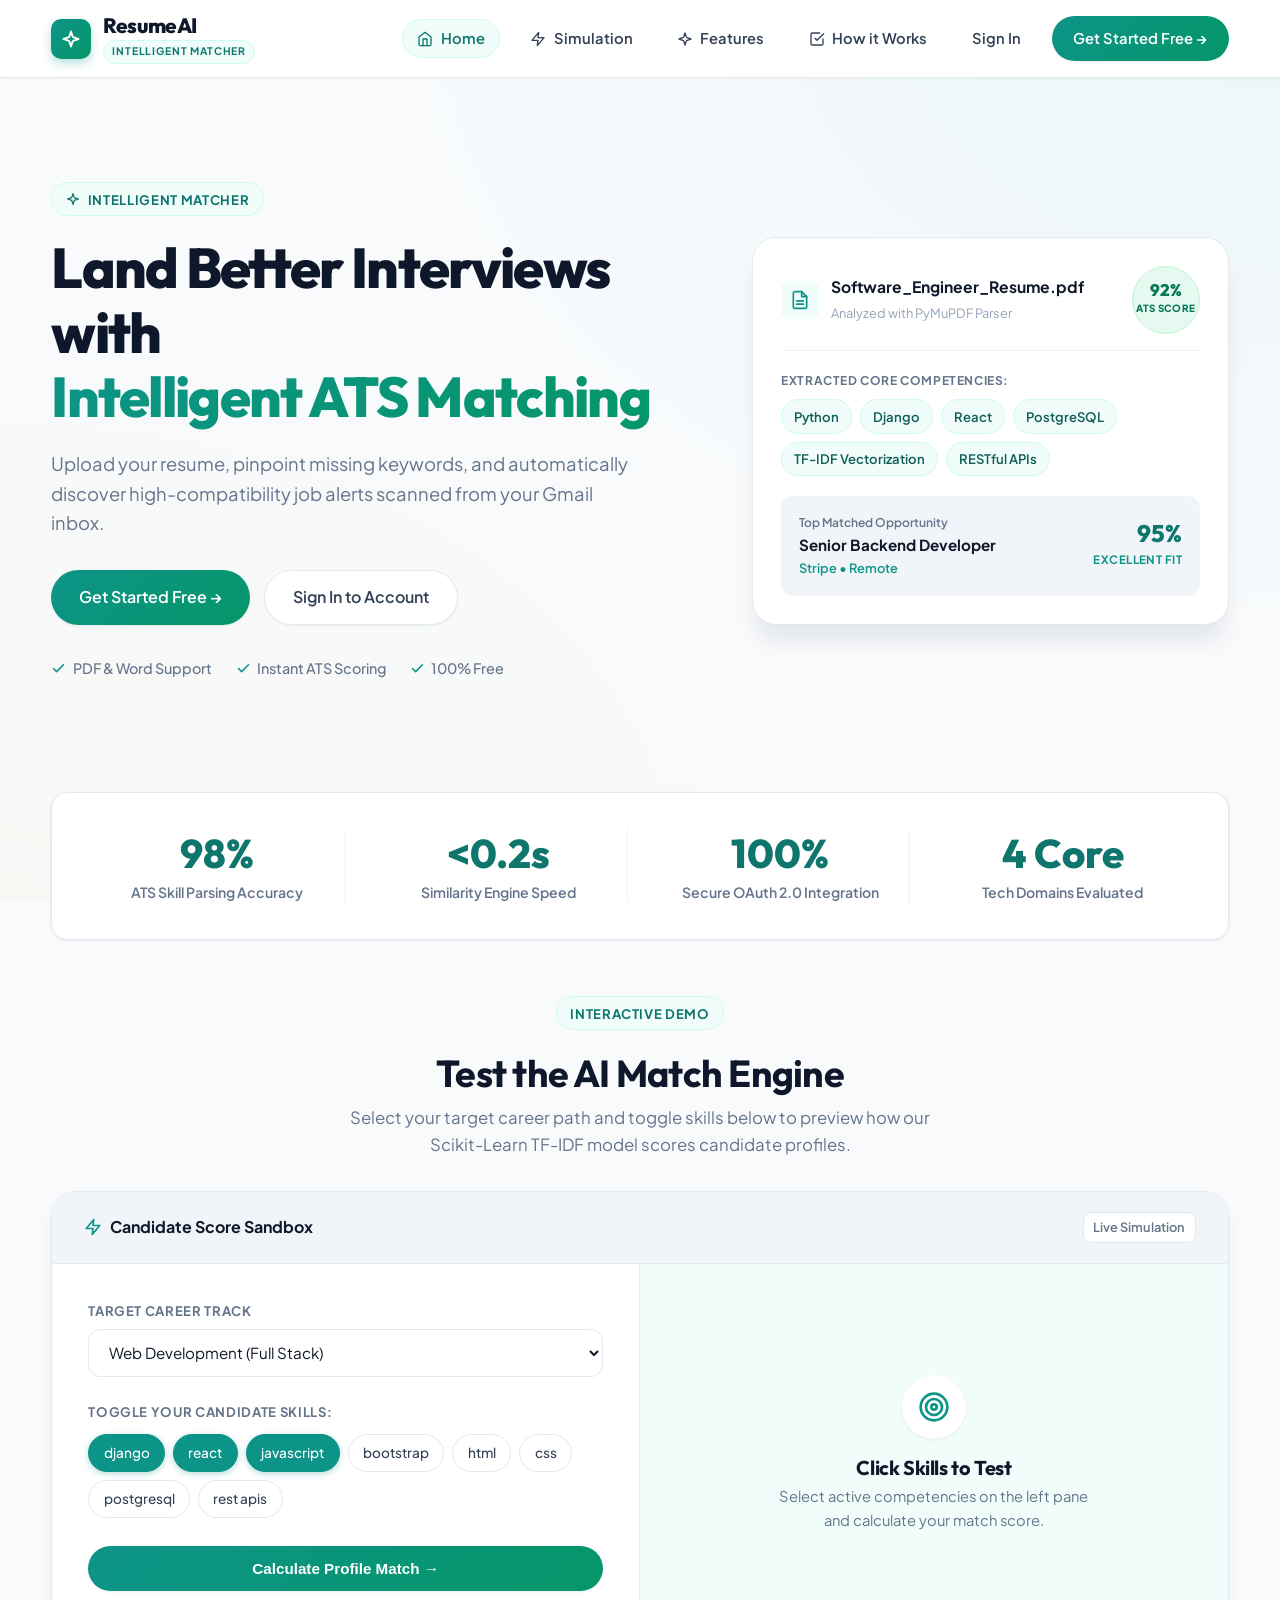
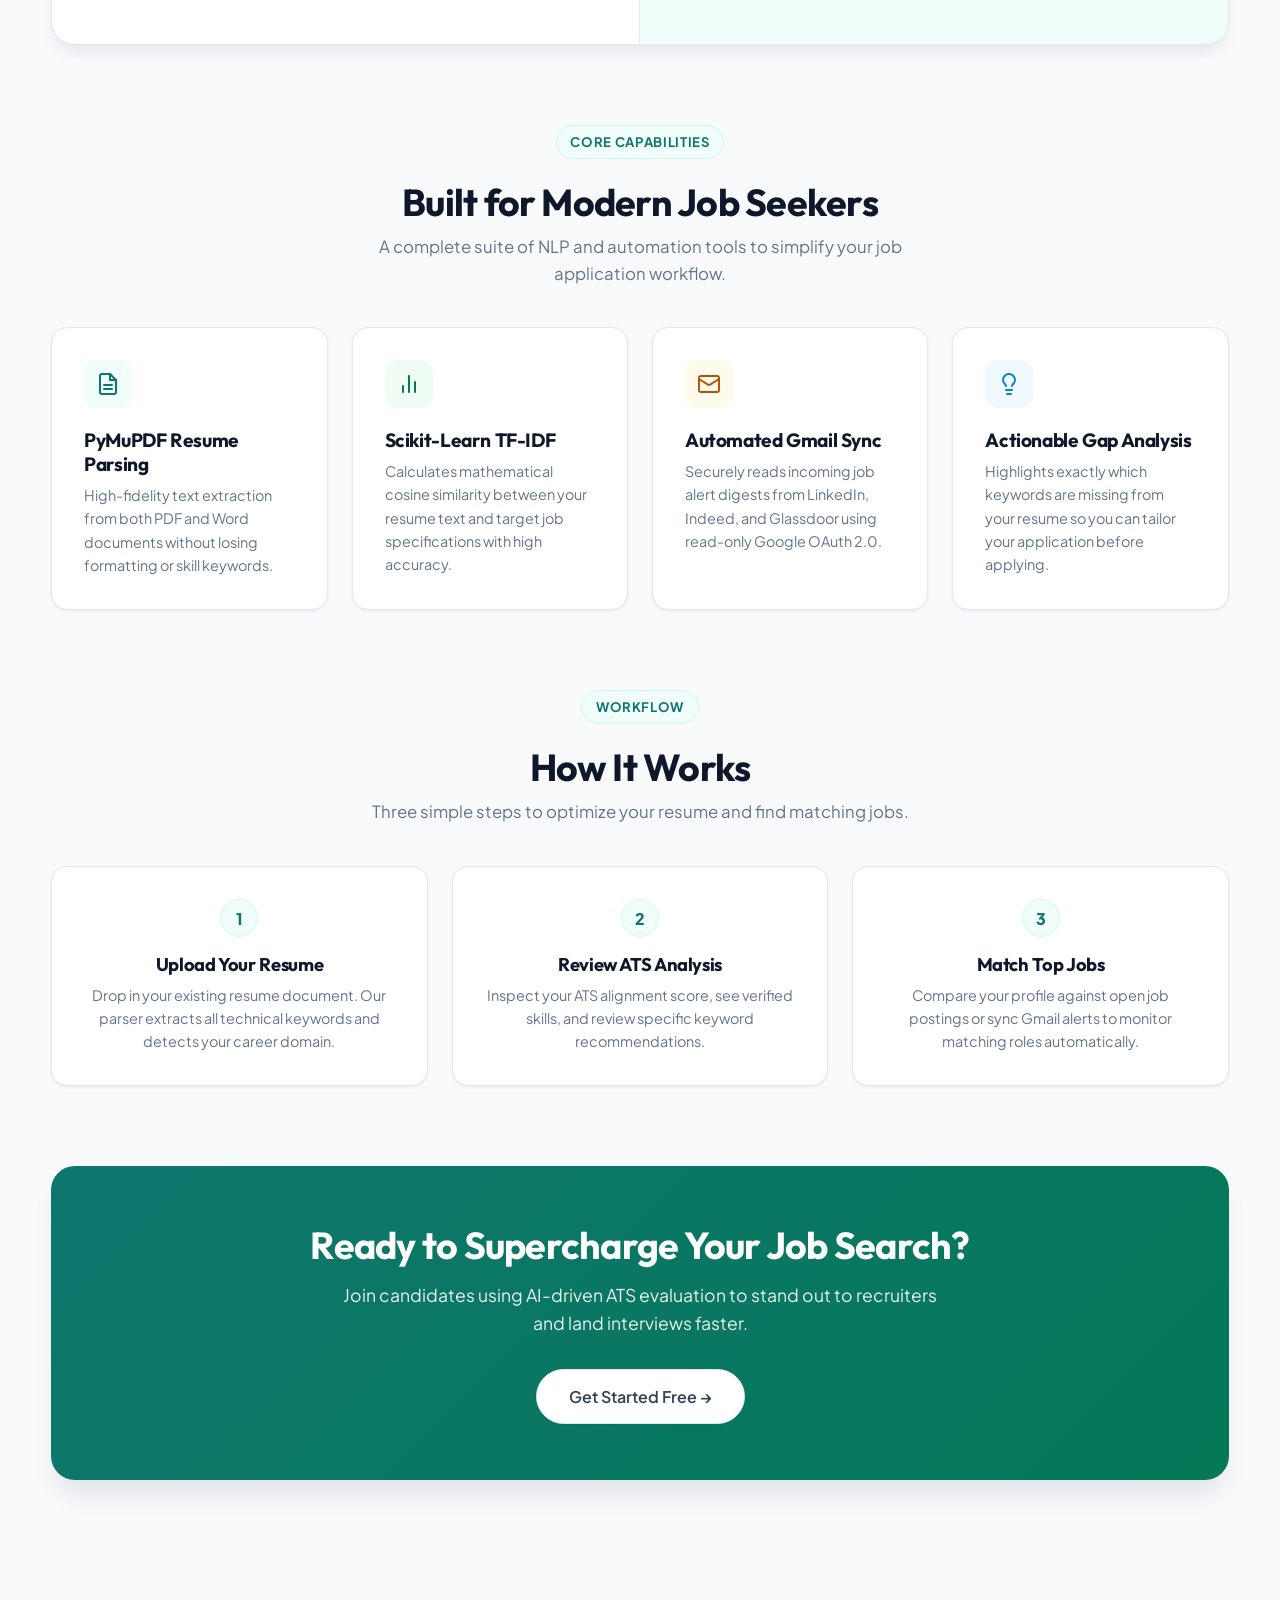
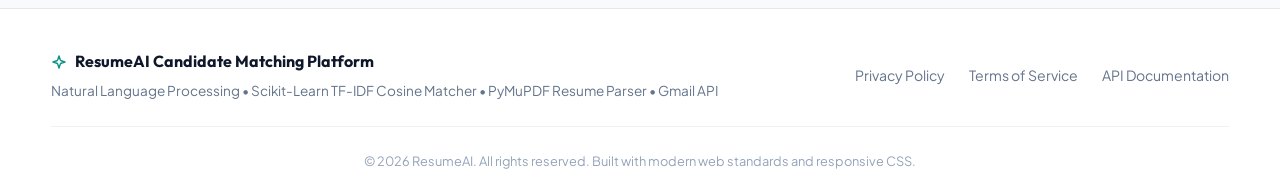
<file: frontend/index.html>
<!DOCTYPE html>
<html lang="en">
<head>
    <meta charset="UTF-8">
    <meta name="viewport" content="width=device-width, initial-scale=1.0">
    <title>ResumeAI - Smart Resume Analyzer & Job Match Platform</title>
    
    <!-- Google Fonts -->
    <link rel="preconnect" href="https://fonts.googleapis.com">
    <link rel="preconnect" href="https://fonts.gstatic.com" crossorigin>
    <link href="https://fonts.googleapis.com/css2?family=Outfit:wght@400;500;600;700;800&family=Plus+Jakarta+Sans:wght@300;400;500;600;700;800&display=swap" rel="stylesheet">
    
    <style>
        /* ==========================================================================
           DESIGN SYSTEM & CSS VARIABLES
           ========================================================================== */
        :root {
            --primary-50: #f0fdf4;
            --primary-100: #dcfce7;
            --primary-200: #bbf7d0;
            --primary-500: #10b981;
            --primary-600: #059669;
            --primary-700: #047857;
            --primary-800: #065f46;
            
            --teal-50: #f0fdfa;
            --teal-100: #ccfbf1;
            --teal-500: #14b8a6;
            --teal-600: #0d9488;
            --teal-700: #0f766e;
            --teal-800: #115e59;

            --accent-amber: #f59e0b;
            --accent-amber-light: #fffbeb;
            --accent-amber-dark: #b45309;

            --accent-sky: #0284c7;
            --accent-sky-light: #f0f9ff;
            
            --accent-rose: #e11d48;
            --accent-rose-light: #fff1f2;
            --accent-rose-dark: #be123c;

            --primary-gradient: linear-gradient(135deg, #0d9488 0%, #059669 100%);
            --primary-gradient-hover: linear-gradient(135deg, #0f766e 0%, #047857 100%);

            --bg-page: #f8fafc;
            --bg-surface: #ffffff;
            --bg-subtle: #f1f5f9;
            --border-color: #e2e8f0;
            --border-subtle: #edf2f7;

            --text-primary: #0f172a;
            --text-secondary: #334155;
            --text-muted: #64748b;
            --text-light: #94a3b8;

            --shadow-xs: 0 1px 2px 0 rgba(15, 23, 42, 0.05);
            --shadow-sm: 0 1px 3px 0 rgba(15, 23, 42, 0.07);
            --shadow-md: 0 4px 6px -1px rgba(15, 23, 42, 0.07), 0 2px 4px -2px rgba(15, 23, 42, 0.04);
            --shadow-lg: 0 10px 15px -3px rgba(15, 23, 42, 0.08);
            --shadow-xl: 0 20px 25px -5px rgba(15, 23, 42, 0.09);
            --shadow-teal: 0 10px 20px -3px rgba(13, 148, 136, 0.25);

            --radius-sm: 8px;
            --radius-md: 12px;
            --radius-lg: 16px;
            --radius-xl: 24px;
            --radius-full: 9999px;

            --transition-fast: all 0.15s ease;
            --transition-smooth: all 0.25s cubic-bezier(0.16, 1, 0.3, 1);
        }

        /* Reset & Base */
        *, *::before, *::after {
            margin: 0;
            padding: 0;
            box-sizing: border-box;
        }

        html {
            scroll-behavior: smooth;
            font-size: 16px;
        }

        body {
            background-color: var(--bg-page);
            color: var(--text-secondary);
            font-family: 'Plus Jakarta Sans', -apple-system, BlinkMacSystemFont, 'Segoe UI', Roboto, sans-serif;
            line-height: 1.6;
            min-height: 100vh;
            display: flex;
            flex-direction: column;
            overflow-x: hidden;
            background-image: 
                radial-gradient(at 100% 0%, rgba(20, 184, 166, 0.05) 0px, transparent 50%),
                radial-gradient(at 0% 100%, rgba(245, 158, 11, 0.03) 0px, transparent 50%);
            background-attachment: fixed;
        }

        h1, h2, h3, h4, h5, h6 {
            font-family: 'Outfit', sans-serif;
            color: var(--text-primary);
            font-weight: 700;
            line-height: 1.25;
            letter-spacing: -0.02em;
        }

        a {
            color: var(--teal-600);
            text-decoration: none;
            transition: var(--transition-fast);
        }

        .saas-container {
            width: 92%;
            max-width: 1200px;
            margin: 0 auto;
            padding: 2.5rem 0 4rem 0;
        }

        /* Header Navigation */
        .app-header {
            background: rgba(255, 255, 255, 0.95);
            backdrop-filter: blur(12px);
            -webkit-backdrop-filter: blur(12px);
            border-bottom: 1px solid var(--border-color);
            position: sticky;
            top: 0;
            z-index: 1000;
            box-shadow: 0 1px 3px rgba(15, 23, 42, 0.03);
        }

        .app-header-inner {
            width: 92%;
            max-width: 1200px;
            margin: 0 auto;
            display: flex;
            justify-content: space-between;
            align-items: center;
            padding: 0.85rem 0;
        }

        .brand-wrapper {
            display: flex;
            align-items: center;
            gap: 0.75rem;
            text-decoration: none;
        }

        .brand-icon-box {
            width: 40px;
            height: 40px;
            border-radius: 10px;
            background: var(--primary-gradient);
            display: flex;
            align-items: center;
            justify-content: center;
            color: #ffffff;
            font-size: 1.25rem;
            font-weight: 700;
            box-shadow: 0 4px 10px rgba(13, 148, 136, 0.3);
        }

        .brand-title {
            font-family: 'Outfit', sans-serif;
            font-size: 1.3rem;
            font-weight: 800;
            color: var(--text-primary);
            letter-spacing: -0.02em;
            display: block;
            line-height: 1.1;
        }

        .brand-badge {
            font-size: 0.65rem;
            font-weight: 700;
            text-transform: uppercase;
            letter-spacing: 0.08em;
            color: var(--teal-700);
            background: var(--teal-50);
            border: 1px solid var(--teal-100);
            padding: 0.15rem 0.5rem;
            border-radius: var(--radius-full);
            display: inline-block;
            margin-top: 2px;
        }

        .nav-links-desktop {
            display: flex;
            align-items: center;
            gap: 1rem;
        }

        .nav-item-link {
            display: inline-flex;
            align-items: center;
            gap: 0.45rem;
            padding: 0.5rem 0.9rem;
            border-radius: var(--radius-sm);
            color: var(--text-secondary);
            font-size: 0.92rem;
            font-weight: 600;
            text-decoration: none;
            transition: var(--transition-fast);
        }

        .nav-item-link:hover {
            color: var(--teal-700);
        }

        .nav-item-link.active {
            color: var(--teal-700);
            background-color: var(--teal-50);
            border: 1px solid var(--teal-100);
            border-radius: var(--radius-full);
            padding: 0.4rem 0.9rem;
        }

        .btn-saas-primary {
            display: inline-flex;
            align-items: center;
            justify-content: center;
            gap: 0.5rem;
            padding: 0.65rem 1.35rem;
            border-radius: var(--radius-full);
            background: var(--primary-gradient);
            color: #ffffff !important;
            font-weight: 600;
            font-size: 0.92rem;
            border: none;
            cursor: pointer;
            text-decoration: none;
            box-shadow: var(--shadow-sm);
            transition: var(--transition-fast);
        }

        .btn-saas-primary:hover {
            background: var(--primary-gradient-hover);
            box-shadow: var(--shadow-teal);
            transform: translateY(-1px);
        }

        .btn-saas-secondary {
            display: inline-flex;
            align-items: center;
            justify-content: center;
            gap: 0.5rem;
            padding: 0.65rem 1.35rem;
            border-radius: var(--radius-full);
            background: #ffffff;
            color: var(--text-secondary) !important;
            font-weight: 600;
            font-size: 0.92rem;
            border: 1px solid var(--border-color);
            cursor: pointer;
            text-decoration: none;
            box-shadow: var(--shadow-xs);
            transition: var(--transition-fast);
        }

        .btn-saas-secondary:hover {
            background: var(--bg-subtle);
            border-color: #cbd5e1;
            color: var(--text-primary) !important;
            transform: translateY(-1px);
        }

        .nav-mobile-btn {
            display: none;
            background: none;
            border: 1px solid var(--border-color);
            border-radius: var(--radius-sm);
            padding: 0.45rem 0.75rem;
            font-size: 1.25rem;
            color: var(--text-primary);
            cursor: pointer;
        }

        .mobile-nav-drawer {
            display: none;
            flex-direction: column;
            padding: 1rem 1.5rem;
            background: #ffffff;
            border-bottom: 1px solid var(--border-color);
            gap: 0.75rem;
        }

        .mobile-nav-drawer.open {
            display: flex;
        }

        @media (max-width: 900px) {
            .nav-links-desktop {
                display: none;
            }
            .nav-mobile-btn {
                display: block;
            }
        }

        /* Hero Section */
        .hero-section-clean {
            padding: 4rem 0 3.5rem 0;
            display: grid;
            grid-template-columns: 1.15fr 0.85fr;
            gap: 3.5rem;
            align-items: center;
        }

        @media (max-width: 960px) {
            .hero-section-clean {
                grid-template-columns: 1fr;
                gap: 2.5rem;
                text-align: center;
            }
        }

        .hero-pill-badge {
            display: inline-flex;
            align-items: center;
            gap: 0.5rem;
            background: var(--teal-50);
            border: 1px solid var(--teal-100);
            color: var(--teal-700);
            font-size: 0.82rem;
            font-weight: 700;
            text-transform: uppercase;
            letter-spacing: 0.05em;
            padding: 0.35rem 0.85rem;
            border-radius: var(--radius-full);
            margin-bottom: 1.25rem;
        }

        .hero-title-clean {
            font-size: 3.5rem;
            font-weight: 800;
            line-height: 1.15;
            color: var(--text-primary);
            letter-spacing: -0.03em;
            margin-bottom: 1.25rem;
        }

        .hero-title-highlight {
            color: #0d9488;
            background: linear-gradient(135deg, #0d9488 0%, #059669 100%);
            -webkit-background-clip: text;
            background-clip: text;
            -webkit-text-fill-color: transparent;
        }

        .hero-subtitle-clean {
            font-size: 1.15rem;
            color: var(--text-muted);
            line-height: 1.6;
            margin-bottom: 2rem;
            max-width: 580px;
        }

        @media (max-width: 960px) {
            .hero-subtitle-clean {
                margin-left: auto;
                margin-right: auto;
            }
        }

        .hero-buttons-group {
            display: flex;
            gap: 0.85rem;
            flex-wrap: wrap;
        }

        @media (max-width: 960px) {
            .hero-buttons-group {
                justify-content: center;
            }
        }

        .checklist-row {
            display: flex;
            align-items: center;
            gap: 1.5rem;
            margin-top: 2rem;
            font-size: 0.9rem;
            color: var(--text-muted);
            font-weight: 500;
        }

        @media (max-width: 960px) {
            .checklist-row {
                justify-content: center;
                flex-wrap: wrap;
                gap: 1rem;
            }
        }

        .checklist-item {
            display: flex;
            align-items: center;
            gap: 0.4rem;
        }

        .checklist-item span {
            color: var(--teal-600);
            font-weight: 800;
        }

        /* Live Resume Card Preview */
        .hero-card-preview {
            background: #ffffff;
            border: 1px solid var(--border-color);
            border-radius: var(--radius-xl);
            padding: 1.75rem;
            box-shadow: var(--shadow-xl);
            position: relative;
            transition: var(--transition-smooth);
        }

        .hero-card-preview:hover {
            transform: translateY(-4px);
            box-shadow: 0 25px 35px -5px rgba(15, 23, 42, 0.1);
        }

        .card-preview-header {
            display: flex;
            justify-content: space-between;
            align-items: center;
            margin-bottom: 1.25rem;
            border-bottom: 1px solid var(--border-subtle);
            padding-bottom: 1rem;
        }

        .file-meta-group {
            display: flex;
            align-items: center;
            gap: 0.75rem;
            text-align: left;
        }

        .file-icon {
            font-size: 1.6rem;
        }

        .file-name {
            font-weight: 700;
            color: var(--text-primary);
            font-size: 0.98rem;
            display: block;
        }

        .file-desc {
            font-size: 0.8rem;
            color: var(--text-light);
        }

        .ats-circle-badge {
            width: 68px;
            height: 68px;
            border-radius: 50%;
            background: #e6f9f0;
            border: 1px solid #bbf7d0;
            display: flex;
            flex-direction: column;
            align-items: center;
            justify-content: center;
            text-align: center;
            flex-shrink: 0;
        }

        .ats-circle-score {
            font-family: 'Outfit', sans-serif;
            font-weight: 800;
            font-size: 1.05rem;
            color: var(--primary-700);
            line-height: 1;
        }

        .ats-circle-label {
            font-size: 0.62rem;
            font-weight: 800;
            text-transform: uppercase;
            color: var(--primary-700);
            letter-spacing: 0.04em;
            margin-top: 2px;
        }

        .competencies-section {
            margin-bottom: 1.25rem;
            text-align: left;
        }

        .competencies-title {
            font-size: 0.75rem;
            text-transform: uppercase;
            color: var(--text-muted);
            font-weight: 700;
            margin-bottom: 0.6rem;
            letter-spacing: 0.05em;
        }

        .skill-tags-group {
            display: flex;
            flex-wrap: wrap;
            gap: 0.5rem;
        }

        .chip-skill-detected {
            background: var(--teal-50);
            border: 1px solid var(--teal-100);
            color: var(--teal-800);
            font-size: 0.82rem;
            font-weight: 600;
            padding: 0.35rem 0.75rem;
            border-radius: var(--radius-full);
            display: inline-flex;
            align-items: center;
            gap: 0.35rem;
            transition: var(--transition-fast);
        }

        .chip-skill-detected:hover {
            background: var(--teal-100);
            border-color: var(--teal-500);
        }

        .job-opportunity-card {
            background: var(--bg-subtle);
            border-radius: var(--radius-md);
            padding: 1.1rem;
            display: flex;
            justify-content: space-between;
            align-items: center;
            text-align: left;
        }

        .job-card-title-sub {
            font-size: 0.75rem;
            color: var(--text-muted);
            font-weight: 600;
        }

        .job-card-role {
            color: var(--text-primary);
            font-size: 0.95rem;
            font-weight: 700;
        }

        .job-card-company {
            font-size: 0.8rem;
            color: var(--teal-600);
            font-weight: 600;
        }

        .job-card-score {
            text-align: right;
        }

        .job-score-pct {
            font-size: 1.5rem;
            font-weight: 800;
            color: var(--teal-700);
            font-family: 'Outfit', sans-serif;
            line-height: 1;
            display: block;
        }

        .job-score-badge {
            font-size: 0.72rem;
            color: var(--teal-600);
            font-weight: 700;
            letter-spacing: 0.04em;
        }

        /* Metrics Bar */
        .metrics-bar-clean {
            display: grid;
            grid-template-columns: repeat(4, 1fr);
            gap: 1.5rem;
            padding: 2.25rem;
            background: #ffffff;
            border: 1px solid var(--border-color);
            border-radius: var(--radius-lg);
            box-shadow: var(--shadow-sm);
            margin: 3.5rem 0;
        }

        @media (max-width: 900px) {
            .metrics-bar-clean {
                grid-template-columns: repeat(2, 1fr);
            }
        }

        @media (max-width: 500px) {
            .metrics-bar-clean {
                grid-template-columns: 1fr;
            }
        }

        .metric-item-clean {
            text-align: center;
            border-right: 1px solid var(--border-subtle);
        }

        .metric-item-clean:last-child {
            border-right: none;
        }

        .metric-number-clean {
            font-family: 'Outfit', sans-serif;
            font-size: 2.5rem;
            font-weight: 800;
            color: var(--teal-700);
            line-height: 1.2;
        }

        .metric-label-clean {
            font-size: 0.88rem;
            color: var(--text-muted);
            font-weight: 600;
            margin-top: 0.25rem;
        }

        /* Interactive Simulator */
        .section-center-head {
            text-align: center;
            margin-bottom: 1.75rem;
        }

        .section-center-head h2 {
            font-size: 2.35rem;
            margin-bottom: 0.5rem;
        }

        .section-center-head p {
            color: var(--text-muted);
            max-width: 580px;
            margin: 0 auto;
            font-size: 1.05rem;
        }

        .simulator-container-clean {
            background: #ffffff;
            border: 1px solid var(--border-color);
            border-radius: var(--radius-xl);
            overflow: hidden;
            box-shadow: var(--shadow-lg);
            margin: 2rem 0 5rem 0;
        }

        .simulator-header {
            background: var(--bg-subtle);
            border-bottom: 1px solid var(--border-color);
            padding: 1.25rem 2rem;
            display: flex;
            justify-content: space-between;
            align-items: center;
        }

        .simulator-body {
            display: grid;
            grid-template-columns: 1fr 1fr;
        }

        @media (max-width: 860px) {
            .simulator-body {
                grid-template-columns: 1fr;
            }
        }

        .simulator-pane-left {
            padding: 2.25rem;
            border-right: 1px solid var(--border-color);
        }

        .simulator-pane-right {
            padding: 2.25rem;
            background: var(--teal-50);
            display: flex;
            flex-direction: column;
            justify-content: center;
            align-items: center;
            text-align: center;
            min-height: 380px;
        }

        .form-select-custom {
            width: 100%;
            padding: 0.8rem 1rem;
            font-size: 0.95rem;
            font-family: inherit;
            color: var(--text-primary);
            background: #ffffff;
            border: 1px solid var(--border-color);
            border-radius: var(--radius-md);
            outline: none;
            transition: var(--transition-fast);
            cursor: pointer;
        }

        .form-select-custom:focus {
            border-color: var(--teal-600);
            box-shadow: 0 0 0 3px rgba(13, 148, 136, 0.15);
        }

        .interactive-tag {
            background: #ffffff;
            border: 1px solid var(--border-color);
            color: var(--text-secondary);
            padding: 0.45rem 0.9rem;
            border-radius: var(--radius-full);
            font-size: 0.85rem;
            font-weight: 500;
            cursor: pointer;
            transition: var(--transition-fast);
            display: inline-flex;
            align-items: center;
            gap: 0.35rem;
            user-select: none;
        }

        .interactive-tag:hover {
            border-color: var(--teal-600);
            color: var(--teal-700);
            background: var(--teal-50);
        }

        .interactive-tag.active {
            background: var(--teal-600);
            border-color: var(--teal-600);
            color: #ffffff;
            box-shadow: 0 2px 6px rgba(13, 148, 136, 0.3);
        }

        .chip-skill-missing {
            background: var(--accent-rose-light);
            border: 1px solid #fecdd3;
            color: var(--accent-rose-dark);
            font-size: 0.82rem;
            font-weight: 600;
            padding: 0.35rem 0.75rem;
            border-radius: var(--radius-full);
            display: inline-flex;
            align-items: center;
            gap: 0.35rem;
        }

        .spinner-pulse {
            border: 3px solid rgba(13, 148, 136, 0.2);
            border-top-color: var(--teal-600);
            border-radius: 50%;
            animation: spin 0.8s linear infinite;
            margin: 0 auto;
        }

        @keyframes spin {
            to { transform: rotate(360deg); }
        }

        /* Feature Grid */
        .features-grid-clean {
            display: grid;
            grid-template-columns: repeat(auto-fit, minmax(260px, 1fr));
            gap: 1.5rem;
            margin: 2.5rem 0 5rem 0;
        }

        .feature-card-clean {
            background: #ffffff;
            border: 1px solid var(--border-color);
            border-radius: var(--radius-lg);
            padding: 2rem;
            transition: var(--transition-smooth);
            box-shadow: var(--shadow-sm);
        }

        .feature-card-clean:hover {
            transform: translateY(-4px);
            border-color: var(--teal-500);
            box-shadow: var(--shadow-md);
        }

        .feature-icon-box {
            width: 48px;
            height: 48px;
            border-radius: var(--radius-md);
            display: flex;
            align-items: center;
            justify-content: center;
            font-size: 1.5rem;
            margin-bottom: 1.25rem;
        }

        /* Workflow Steps */
        .steps-grid {
            display: grid;
            grid-template-columns: repeat(3, 1fr);
            gap: 1.5rem;
            margin: 2.5rem 0 5rem 0;
        }

        @media (max-width: 860px) {
            .steps-grid {
                grid-template-columns: 1fr;
            }
        }

        .step-card {
            background: #ffffff;
            border: 1px solid var(--border-color);
            border-radius: var(--radius-lg);
            padding: 2rem;
            text-align: center;
            box-shadow: var(--shadow-sm);
            position: relative;
        }

        .step-number-pill {
            display: inline-block;
            width: 38px;
            height: 38px;
            line-height: 38px;
            background: var(--teal-50);
            color: var(--teal-700);
            font-weight: 800;
            font-size: 1rem;
            border-radius: 50%;
            margin-bottom: 1rem;
            border: 1px solid var(--teal-100);
        }

        /* Bottom CTA Banner */
        .cta-banner-clean {
            background: linear-gradient(135deg, var(--teal-700) 0%, var(--primary-700) 100%);
            border-radius: var(--radius-xl);
            padding: 3.5rem 2.5rem;
            color: #ffffff;
            text-align: center;
            box-shadow: var(--shadow-xl);
            margin: 2rem 0 4rem 0;
        }

        .cta-banner-clean h2 {
            color: #ffffff;
            font-size: 2.35rem;
            margin-bottom: 0.75rem;
        }

        .cta-banner-clean p {
            color: rgba(255, 255, 255, 0.9);
            font-size: 1.1rem;
            max-width: 600px;
            margin: 0 auto 2rem auto;
        }

        /* Footer */
        .footer-custom {
            background: #ffffff;
            border-top: 1px solid var(--border-color);
            padding: 2.5rem 0 1.5rem 0;
            margin-top: auto;
        }
    </style>
</head>
<body>
    <!-- Top Navigation Header -->
    <header class="app-header">
        <div class="app-header-inner">
            <a href="#" class="brand-wrapper">
                <div class="brand-icon-box">
                    <svg width="20" height="20" viewBox="0 0 24 24" fill="none" stroke="currentColor" stroke-width="2.3" stroke-linecap="round" stroke-linejoin="round">
                        <path d="m12 3-1.912 5.813a2 2 0 0 1-1.275 1.275L3 12l5.813 1.912a2 2 0 0 1 1.275 1.275L12 21l1.912-5.813a2 2 0 0 1 1.275-1.275L21 12l-5.813-1.912a2 2 0 0 1-1.275-1.275L12 3Z"/>
                    </svg>
                </div>
                <div>
                    <span class="brand-title">ResumeAI</span>
                    <span class="brand-badge">INTELLIGENT MATCHER</span>
                </div>
            </a>

            <!-- Desktop Navigation -->
            <nav class="nav-links-desktop">
                <a href="#" class="nav-item-link active">
                    <svg width="16" height="16" viewBox="0 0 24 24" fill="none" stroke="currentColor" stroke-width="2" stroke-linecap="round" stroke-linejoin="round"><path d="m3 9 9-7 9 7v11a2 2 0 0 1-2 2H5a2 2 0 0 1-2-2z"/><polyline points="9 22 9 12 15 12 15 22"/></svg>
                    <span>Home</span>
                </a>
                <a href="#demo" class="nav-item-link">
                    <svg width="16" height="16" viewBox="0 0 24 24" fill="none" stroke="currentColor" stroke-width="2" stroke-linecap="round" stroke-linejoin="round"><path d="M13 2 3 14h9l-1 8 10-12h-9l1-8z"/></svg>
                    <span>Simulation</span>
                </a>
                <a href="#features" class="nav-item-link">
                    <svg width="16" height="16" viewBox="0 0 24 24" fill="none" stroke="currentColor" stroke-width="2" stroke-linecap="round" stroke-linejoin="round"><path d="m12 3-1.912 5.813a2 2 0 0 1-1.275 1.275L3 12l5.813 1.912a2 2 0 0 1 1.275 1.275L12 21l1.912-5.813a2 2 0 0 1 1.275-1.275L21 12l-5.813-1.912a2 2 0 0 1-1.275-1.275L12 3Z"/></svg>
                    <span>Features</span>
                </a>
                <a href="#workflow" class="nav-item-link">
                    <svg width="16" height="16" viewBox="0 0 24 24" fill="none" stroke="currentColor" stroke-width="2" stroke-linecap="round" stroke-linejoin="round"><polyline points="9 11 12 14 22 4"/><path d="M21 12v7a2 2 0 0 1-2 2H5a2 2 0 0 1-2-2V5a2 2 0 0 1 2-2h11"/></svg>
                    <span>How it Works</span>
                </a>
                <a href="#" class="nav-item-link">
                    Sign In
                </a>
                <a href="#demo" class="btn-saas-primary">
                    Get Started Free &rarr;
                </a>
            </nav>

            <!-- Mobile Hamburger Button -->
            <button class="nav-mobile-btn" id="mobile-nav-toggle" aria-label="Toggle navigation menu">
                <svg width="20" height="20" viewBox="0 0 24 24" fill="none" stroke="currentColor" stroke-width="2" stroke-linecap="round" stroke-linejoin="round"><line x1="4" x2="20" y1="12" y2="12"/><line x1="4" x2="20" y1="6" y2="6"/><line x1="4" x2="20" y1="18" y2="18"/></svg>
            </button>
        </div>

        <!-- Mobile Drawer Menu -->
        <div class="mobile-nav-drawer" id="mobile-nav-drawer">
            <a href="#" class="nav-item-link active">Home</a>
            <a href="#demo" class="nav-item-link">Simulation</a>
            <a href="#features" class="nav-item-link">Features</a>
            <a href="#workflow" class="nav-item-link">How it Works</a>
            <a href="#" class="nav-item-link">Sign In</a>
            <a href="#demo" class="btn-saas-primary" style="justify-content: center; margin-top: 0.5rem;">Get Started Free &rarr;</a>
        </div>
    </header>

    <!-- Main Content Container -->
    <main>
        <div class="saas-container">
            <!-- Hero Section -->
            <section class="hero-section-clean">
                <!-- Left Hero Column -->
                <div>
                    <div class="hero-pill-badge">
                        <svg width="14" height="14" viewBox="0 0 24 24" fill="none" stroke="currentColor" stroke-width="2.3" stroke-linecap="round" stroke-linejoin="round">
                            <path d="m12 3-1.912 5.813a2 2 0 0 1-1.275 1.275L3 12l5.813 1.912a2 2 0 0 1 1.275 1.275L12 21l1.912-5.813a2 2 0 0 1 1.275-1.275L21 12l-5.813-1.912a2 2 0 0 1-1.275-1.275L12 3Z"/>
                        </svg>
                        INTELLIGENT MATCHER
                    </div>
                    <h1 class="hero-title-clean">
                        Land Better Interviews with <br>
                        <span class="hero-title-highlight">Intelligent ATS Matching</span>
                    </h1>
                    <p class="hero-subtitle-clean">
                        Upload your resume, pinpoint missing keywords, and automatically discover high-compatibility job alerts scanned from your Gmail inbox.
                    </p>
                    <div class="hero-buttons-group">
                        <a href="#demo" class="btn-saas-primary" style="padding: 0.85rem 1.75rem; font-size: 1rem;">
                            Get Started Free &rarr;
                        </a>
                        <a href="#" class="btn-saas-secondary" style="padding: 0.85rem 1.75rem; font-size: 1rem;">
                            Sign In to Account
                        </a>
                    </div>
                    
                    <div class="checklist-row">
                        <div class="checklist-item">
                            <svg width="15" height="15" viewBox="0 0 24 24" fill="none" stroke="currentColor" stroke-width="2.5" stroke-linecap="round" stroke-linejoin="round" style="color: var(--teal-600);"><polyline points="20 6 9 17 4 12"/></svg> PDF &amp; Word Support
                        </div>
                        <div class="checklist-item">
                            <svg width="15" height="15" viewBox="0 0 24 24" fill="none" stroke="currentColor" stroke-width="2.5" stroke-linecap="round" stroke-linejoin="round" style="color: var(--teal-600);"><polyline points="20 6 9 17 4 12"/></svg> Instant ATS Scoring
                        </div>
                        <div class="checklist-item">
                            <svg width="15" height="15" viewBox="0 0 24 24" fill="none" stroke="currentColor" stroke-width="2.5" stroke-linecap="round" stroke-linejoin="round" style="color: var(--teal-600);"><polyline points="20 6 9 17 4 12"/></svg> 100% Free
                        </div>
                    </div>
                </div>

                <!-- Right Hero Column: Resume Card Mockup -->
                <div>
                    <div class="hero-card-preview">
                        <div class="card-preview-header">
                            <div class="file-meta-group">
                                <div style="width: 38px; height: 38px; border-radius: 8px; background: var(--teal-50); display: flex; align-items: center; justify-content: center; color: var(--teal-600);">
                                    <svg width="20" height="20" viewBox="0 0 24 24" fill="none" stroke="currentColor" stroke-width="2" stroke-linecap="round" stroke-linejoin="round"><path d="M14 2H6a2 2 0 0 0-2 2v16a2 2 0 0 0 2 2h12a2 2 0 0 0 2-2V8z"/><polyline points="14 2 14 8 20 8"/><line x1="16" y1="13" x2="8" y2="13"/><line x1="16" y1="17" x2="8" y2="17"/></svg>
                                </div>
                                <div>
                                    <strong class="file-name">Software_Engineer_Resume.pdf</strong>
                                    <span class="file-desc">Analyzed with PyMuPDF Parser</span>
                                </div>
                            </div>
                            <div class="ats-circle-badge">
                                <span class="ats-circle-score">92%</span>
                                <span class="ats-circle-label">ATS SCORE</span>
                            </div>
                        </div>

                        <div class="competencies-section">
                            <div class="competencies-title">
                                EXTRACTED CORE COMPETENCIES:
                            </div>
                            <div class="skill-tags-group">
                                <span class="chip-skill-detected">Python</span>
                                <span class="chip-skill-detected">Django</span>
                                <span class="chip-skill-detected">React</span>
                                <span class="chip-skill-detected">PostgreSQL</span>
                                <span class="chip-skill-detected">TF-IDF Vectorization</span>
                                <span class="chip-skill-detected">RESTful APIs</span>
                            </div>
                        </div>

                        <div class="job-opportunity-card">
                            <div>
                                <div class="job-card-title-sub">Top Matched Opportunity</div>
                                <strong class="job-card-role">Senior Backend Developer</strong>
                                <div class="job-card-company">Stripe &bull; Remote</div>
                            </div>
                            <div class="job-card-score">
                                <span class="job-score-pct">95%</span>
                                <span class="job-score-badge">EXCELLENT FIT</span>
                            </div>
                        </div>
                    </div>
                </div>
            </section>

            <!-- Metrics Bar -->
            <section class="metrics-bar-clean">
                <div class="metric-item-clean">
                    <div class="metric-number-clean">98%</div>
                    <div class="metric-label-clean">ATS Skill Parsing Accuracy</div>
                </div>
                <div class="metric-item-clean">
                    <div class="metric-number-clean">&lt;0.2s</div>
                    <div class="metric-label-clean">Similarity Engine Speed</div>
                </div>
                <div class="metric-item-clean">
                    <div class="metric-number-clean">100%</div>
                    <div class="metric-label-clean">Secure OAuth 2.0 Integration</div>
                </div>
                <div class="metric-item-clean">
                    <div class="metric-number-clean">4 Core</div>
                    <div class="metric-label-clean">Tech Domains Evaluated</div>
                </div>
            </section>

            <!-- Interactive Simulator Section -->
            <section id="demo">
                <div class="section-center-head">
                    <span class="hero-pill-badge">INTERACTIVE DEMO</span>
                    <h2>Test the AI Match Engine</h2>
                    <p>
                        Select your target career path and toggle skills below to preview how our Scikit-Learn TF-IDF model scores candidate profiles.
                    </p>
                </div>

                <div class="simulator-container-clean">
                    <div class="simulator-header">
                        <div style="display: flex; align-items: center; gap: 0.5rem;">
                            <svg width="18" height="18" viewBox="0 0 24 24" fill="none" stroke="var(--teal-600)" stroke-width="2.2" stroke-linecap="round" stroke-linejoin="round"><path d="M13 2 3 14h9l-1 8 10-12h-9l1-8z"/></svg>
                            <span style="font-weight: 700; color: var(--text-primary);">Candidate Score Sandbox</span>
                        </div>
                        <span style="font-size: 0.8rem; color: var(--text-muted); background: #ffffff; padding: 0.25rem 0.6rem; border-radius: var(--radius-sm); border: 1px solid var(--border-color); font-weight: 600;">
                            Live Simulation
                        </span>
                    </div>

                    <div class="simulator-body">
                        <!-- Left Controls -->
                        <div class="simulator-pane-left">
                            <div style="margin-bottom: 1.5rem;">
                                <label style="display: block; font-size: 0.82rem; font-weight: 700; text-transform: uppercase; letter-spacing: 0.05em; color: var(--text-muted); margin-bottom: 0.5rem;">
                                    TARGET CAREER TRACK
                                </label>
                                <select id="sim-domain" class="form-select-custom" onchange="updateSimDomain()">
                                    <option value="web_development">Web Development (Full Stack)</option>
                                    <option value="python_development">Python Backend Engineering</option>
                                    <option value="machine_learning">Machine Learning &amp; AI</option>
                                    <option value="data_analyst">Data Analytics &amp; SQL</option>
                                </select>
                            </div>

                            <div style="margin-bottom: 1.75rem;">
                                <label style="display: block; font-size: 0.82rem; font-weight: 700; text-transform: uppercase; letter-spacing: 0.05em; color: var(--text-muted); margin-bottom: 0.75rem;">
                                    TOGGLE YOUR CANDIDATE SKILLS:
                                </label>
                                <div id="sim-skills-list" style="display: flex; flex-wrap: wrap; gap: 0.5rem;">
                                    <!-- Populated dynamically by JavaScript -->
                                </div>
                            </div>

                            <button class="btn-saas-primary" onclick="triggerSimulatorScan()" style="width: 100%; justify-content: center; padding: 0.85rem 0; font-size: 0.95rem;">
                                Calculate Profile Match &rarr;
                            </button>
                        </div>

                        <!-- Right Results Pane -->
                        <div class="simulator-pane-right">
                            <!-- Initial Prompt Placeholder -->
                            <div id="sim-initial-placeholder" style="padding: 2rem 1rem;">
                                <div style="width: 64px; height: 64px; margin: 0 auto 1rem auto; border-radius: 50%; background: #ffffff; border: 2px solid var(--teal-200); display: flex; align-items: center; justify-content: center; color: var(--teal-600); box-shadow: var(--shadow-sm);">
                                    <svg width="32" height="32" viewBox="0 0 24 24" fill="none" stroke="currentColor" stroke-width="2" stroke-linecap="round" stroke-linejoin="round"><circle cx="12" cy="12" r="10"/><circle cx="12" cy="12" r="6"/><circle cx="12" cy="12" r="2"/></svg>
                                </div>
                                <h4 style="font-size: 1.25rem; font-weight: 700; color: var(--text-primary); margin-bottom: 0.35rem;">Click Skills to Test</h4>
                                <p style="color: var(--text-muted); font-size: 0.92rem; max-width: 320px; margin: 0 auto;">
                                    Select active competencies on the left pane and calculate your match score.
                                </p>
                            </div>

                            <!-- Loader Animation -->
                            <div id="sim-loader" style="display: none; padding: 2.5rem 1rem;">
                                <div class="spinner-pulse" style="width: 44px; height: 44px; margin-bottom: 1rem;"></div>
                                <p style="font-weight: 600; color: var(--teal-700); margin: 0;">Evaluating skill density...</p>
                            </div>

                            <!-- Live Result Output -->
                            <div id="sim-result" style="display: none; width: 100%; animation: fadeIn 0.3s ease;">
                                <div style="width: 110px; height: 110px; border-radius: 50%; background: #ffffff; border: 4px solid var(--teal-600); margin: 0 auto 1rem auto; display: flex; flex-direction: column; align-items: center; justify-content: center; box-shadow: var(--shadow-md);">
                                    <span id="sim-score-text" style="font-size: 2.1rem; font-weight: 800; font-family: 'Outfit', sans-serif; color: var(--teal-700); line-height: 1;">0%</span>
                                    <span style="font-size: 0.68rem; color: var(--text-muted); font-weight: 700; letter-spacing: 0.04em;">ALIGNMENT</span>
                                </div>

                                <h4 id="sim-score-verdict" style="font-size: 1.25rem; font-weight: 700; color: var(--text-primary); margin-bottom: 0.35rem;">High Compatibility — Strong Match</h4>
                                <p id="sim-score-desc" style="color: var(--text-muted); font-size: 0.88rem; max-width: 360px; margin: 0 auto 1.25rem auto;">
                                    Strong skill coverage for standard job requisitions in this career path.
                                </p>

                                <div style="background: #ffffff; border-radius: var(--radius-md); padding: 1.1rem; border: 1px solid var(--border-color); text-align: left;">
                                    <div style="font-size: 0.75rem; text-transform: uppercase; color: var(--accent-rose-dark); font-weight: 700; margin-bottom: 0.5rem; letter-spacing: 0.05em;">
                                        RECOMMENDED SKILL ADDITIONS:
                                    </div>
                                    <div id="sim-missing-skills" style="display: flex; flex-wrap: wrap; gap: 0.4rem;">
                                        <!-- Missing skill chips inserted dynamically -->
                                    </div>
                                </div>
                            </div>
                        </div>
                    </div>
                </div>
            </section>

            <!-- Features Grid Section -->
            <section id="features">
                <div class="section-center-head">
                    <span class="hero-pill-badge">CORE CAPABILITIES</span>
                    <h2>Built for Modern Job Seekers</h2>
                    <p>
                        A complete suite of NLP and automation tools to simplify your job application workflow.
                    </p>
                </div>

                <div class="features-grid-clean">
                    <div class="feature-card-clean">
                        <div class="feature-icon-box" style="background: var(--teal-50); color: var(--teal-700);">
                            <svg width="24" height="24" viewBox="0 0 24 24" fill="none" stroke="currentColor" stroke-width="2" stroke-linecap="round" stroke-linejoin="round"><path d="M14 2H6a2 2 0 0 0-2 2v16a2 2 0 0 0 2 2h12a2 2 0 0 0 2-2V8z"/><polyline points="14 2 14 8 20 8"/><line x1="16" y1="13" x2="8" y2="13"/><line x1="16" y1="17" x2="8" y2="17"/></svg>
                        </div>
                        <h3 style="font-size: 1.2rem; margin-bottom: 0.5rem;">PyMuPDF Resume Parsing</h3>
                        <p style="color: var(--text-muted); font-size: 0.9rem; margin: 0;">
                            High-fidelity text extraction from both PDF and Word documents without losing formatting or skill keywords.
                        </p>
                    </div>

                    <div class="feature-card-clean">
                        <div class="feature-icon-box" style="background: var(--primary-50); color: var(--primary-700);">
                            <svg width="24" height="24" viewBox="0 0 24 24" fill="none" stroke="currentColor" stroke-width="2" stroke-linecap="round" stroke-linejoin="round"><line x1="18" y1="20" x2="18" y2="10"/><line x1="12" y1="20" x2="12" y2="4"/><line x1="6" y1="20" x2="6" y2="14"/></svg>
                        </div>
                        <h3 style="font-size: 1.2rem; margin-bottom: 0.5rem;">Scikit-Learn TF-IDF</h3>
                        <p style="color: var(--text-muted); font-size: 0.9rem; margin: 0;">
                            Calculates mathematical cosine similarity between your resume text and target job specifications with high accuracy.
                        </p>
                    </div>

                    <div class="feature-card-clean">
                        <div class="feature-icon-box" style="background: var(--accent-amber-light); color: var(--accent-amber-dark);">
                            <svg width="24" height="24" viewBox="0 0 24 24" fill="none" stroke="currentColor" stroke-width="2" stroke-linecap="round" stroke-linejoin="round"><rect width="20" height="16" x="2" y="4" rx="2"/><path d="m22 7-8.97 5.7a1.94 1.94 0 0 1-2.06 0L2 7"/></svg>
                        </div>
                        <h3 style="font-size: 1.2rem; margin-bottom: 0.5rem;">Automated Gmail Sync</h3>
                        <p style="color: var(--text-muted); font-size: 0.9rem; margin: 0;">
                            Securely reads incoming job alert digests from LinkedIn, Indeed, and Glassdoor using read-only Google OAuth 2.0.
                        </p>
                    </div>

                    <div class="feature-card-clean">
                        <div class="feature-icon-box" style="background: var(--accent-sky-light); color: var(--accent-sky);">
                            <svg width="24" height="24" viewBox="0 0 24 24" fill="none" stroke="currentColor" stroke-width="2" stroke-linecap="round" stroke-linejoin="round"><path d="M15 14c.2-1 .7-1.7 1.5-2.5 1-.9 1.5-2.2 1.5-3.5A6 6 0 0 0 6 8c0 1 .2 2.2 1.5 3.5.7.7 1.3 1.5 1.5 2.5"/><path d="M9 18h6"/><path d="M10 22h4"/></svg>
                        </div>
                        <h3 style="font-size: 1.2rem; margin-bottom: 0.5rem;">Actionable Gap Analysis</h3>
                        <p style="color: var(--text-muted); font-size: 0.9rem; margin: 0;">
                            Highlights exactly which keywords are missing from your resume so you can tailor your application before applying.
                        </p>
                    </div>
                </div>
            </section>

            <!-- How It Works Section -->
            <section id="workflow">
                <div class="section-center-head">
                    <span class="hero-pill-badge">WORKFLOW</span>
                    <h2>How It Works</h2>
                    <p>
                        Three simple steps to optimize your resume and find matching jobs.
                    </p>
                </div>

                <div class="steps-grid">
                    <div class="step-card">
                        <div class="step-number-pill">1</div>
                        <h4 style="font-size: 1.15rem; font-weight: 700; margin-bottom: 0.5rem;">Upload Your Resume</h4>
                        <p style="color: var(--text-muted); font-size: 0.9rem; margin: 0;">
                            Drop in your existing resume document. Our parser extracts all technical keywords and detects your career domain.
                        </p>
                    </div>

                    <div class="step-card">
                        <div class="step-number-pill">2</div>
                        <h4 style="font-size: 1.15rem; font-weight: 700; margin-bottom: 0.5rem;">Review ATS Analysis</h4>
                        <p style="color: var(--text-muted); font-size: 0.9rem; margin: 0;">
                            Inspect your ATS alignment score, see verified skills, and review specific keyword recommendations.
                        </p>
                    </div>

                    <div class="step-card">
                        <div class="step-number-pill">3</div>
                        <h4 style="font-size: 1.15rem; font-weight: 700; margin-bottom: 0.5rem;">Match Top Jobs</h4>
                        <p style="color: var(--text-muted); font-size: 0.9rem; margin: 0;">
                            Compare your profile against open job postings or sync Gmail alerts to monitor matching roles automatically.
                        </p>
                    </div>
                </div>
            </section>

            <!-- Bottom CTA Banner -->
            <section class="cta-banner-clean">
                <h2>Ready to Supercharge Your Job Search?</h2>
                <p>Join candidates using AI-driven ATS evaluation to stand out to recruiters and land interviews faster.</p>
                <div>
                    <a href="#demo" class="btn-saas-secondary" style="padding: 0.85rem 2rem; font-size: 1rem; border-radius: var(--radius-full);">
                        Get Started Free &rarr;
                    </a>
                </div>
            </section>
        </div>
    </main>

    <!-- Footer -->
    <footer class="footer-custom">
        <div class="saas-container" style="padding-top: 0; padding-bottom: 0;">
            <div style="display: flex; justify-content: space-between; align-items: center; flex-wrap: wrap; gap: 1.5rem;">
                <div style="text-align: left;">
                    <div style="display: flex; align-items: center; gap: 0.5rem; margin-bottom: 0.35rem;">
                        <svg width="16" height="16" viewBox="0 0 24 24" fill="none" stroke="currentColor" stroke-width="2.2" stroke-linecap="round" stroke-linejoin="round" style="color: var(--teal-600);"><path d="m12 3-1.912 5.813a2 2 0 0 1-1.275 1.275L3 12l5.813 1.912a2 2 0 0 1 1.275 1.275L12 21l1.912-5.813a2 2 0 0 1 1.275-1.275L21 12l-5.813-1.912a2 2 0 0 1-1.275-1.275L12 3Z"/></svg>
                        <strong style="color: var(--text-primary); font-family: 'Outfit', sans-serif;">ResumeAI Candidate Matching Platform</strong>
                    </div>
                    <p style="color: var(--text-muted); font-size: 0.85rem; margin: 0;">
                        Natural Language Processing &bull; Scikit-Learn TF-IDF Cosine Matcher &bull; PyMuPDF Resume Parser &bull; Gmail API
                    </p>
                </div>
                <div style="display: flex; align-items: center; gap: 1.5rem; font-size: 0.88rem;">
                    <a href="#" style="color: var(--text-muted); text-decoration: none;">Privacy Policy</a>
                    <a href="#" style="color: var(--text-muted); text-decoration: none;">Terms of Service</a>
                    <a href="#" style="color: var(--text-muted); text-decoration: none;">API Documentation</a>
                </div>
            </div>
            <div style="margin-top: 1.5rem; padding-top: 1.5rem; border-top: 1px solid var(--border-subtle); text-align: center; font-size: 0.8rem; color: var(--text-light);">
                &copy; 2026 ResumeAI. All rights reserved. Built with modern web standards and responsive CSS.
            </div>
        </div>
    </footer>

    <!-- Interactive Simulator Script & Mobile Nav -->
    <script>
        // Mobile Drawer Toggle
        const mobileToggle = document.getElementById('mobile-nav-toggle');
        const mobileDrawer = document.getElementById('mobile-nav-drawer');
        if (mobileToggle && mobileDrawer) {
            mobileToggle.addEventListener('click', () => {
                mobileDrawer.classList.toggle('open');
            });
        }

        // Simulator Skill Database
        const SKILLS = {
            web_development: ["django", "react", "javascript", "bootstrap", "html", "css", "postgresql", "rest apis"],
            python_development: ["python", "django", "flask", "api", "backend", "sql", "docker", "redis"],
            machine_learning: ["python", "machine learning", "deep learning", "tensorflow", "pytorch", "nlp", "scikit-learn"],
            data_analyst: ["python", "sql", "data analysis", "pandas", "excel", "power bi", "tableau", "statistics"]
        };

        function updateSimDomain() {
            const domain = document.getElementById("sim-domain").value;
            const skills = SKILLS[domain];
            const container = document.getElementById("sim-skills-list");
            container.innerHTML = "";
            
            skills.forEach((skill, index) => {
                const tag = document.createElement("span");
                tag.className = "interactive-tag";
                // Pre-select first 3 skills to mirror the screenshots
                if (index < 3) {
                    tag.classList.add("active");
                }
                tag.innerText = skill;
                tag.onclick = function() {
                    tag.classList.toggle("active");
                };
                container.appendChild(tag);
            });

            document.getElementById("sim-result").style.display = "none";
            document.getElementById("sim-loader").style.display = "none";
            document.getElementById("sim-initial-placeholder").style.display = "block";
        }

        function triggerSimulatorScan() {
            document.getElementById("sim-initial-placeholder").style.display = "none";
            document.getElementById("sim-result").style.display = "none";
            document.getElementById("sim-loader").style.display = "block";
            
            setTimeout(() => {
                document.getElementById("sim-loader").style.display = "none";
                calculateSimScore();
            }, 600);
        }

        function calculateSimScore() {
            const domain = document.getElementById("sim-domain").value;
            const totalSkills = SKILLS[domain];
            const container = document.getElementById("sim-skills-list");
            const activeTags = container.getElementsByClassName("interactive-tag active");
            const selectedSkills = Array.from(activeTags).map(t => t.innerText);
            
            const matchedCount = selectedSkills.length;
            const ratio = matchedCount / totalSkills.length;
            const score = Math.round(ratio * 100);
            
            document.getElementById("sim-result").style.display = "block";
            document.getElementById("sim-score-text").innerText = score + "%";
            
            const verdict = document.getElementById("sim-score-verdict");
            const desc = document.getElementById("sim-score-desc");
            
            if (score >= 70) {
                verdict.innerText = "High Compatibility — Strong Match";
                verdict.style.color = "var(--primary-700)";
                desc.innerText = "Strong skill coverage for standard job requisitions in this career path.";
            } else if (score >= 40) {
                verdict.innerText = "Moderate Match — Action Recommended";
                verdict.style.color = "var(--accent-amber-dark)";
                desc.innerText = "Good foundation. Adding missing target keywords will improve recruiter discovery.";
            } else {
                verdict.innerText = "Skill Gaps Identified";
                verdict.style.color = "var(--accent-rose-dark)";
                desc.innerText = "Consider adding key technical skills to increase ATS pass-through rate.";
            }

            // Populate Missing Skills
            const missingContainer = document.getElementById("sim-missing-skills");
            missingContainer.innerHTML = "";
            const missing = totalSkills.filter(s => !selectedSkills.includes(s));
            
            if (missing.length === 0) {
                missingContainer.innerHTML = '<span style="color: var(--primary-700); font-weight: 600; font-size: 0.85rem;">All track skills accounted for!</span>';
            } else {
                missing.forEach(s => {
                    const chip = document.createElement("span");
                    chip.className = "chip-skill-missing";
                    chip.innerText = "+ " + s;
                    missingContainer.appendChild(chip);
                });
            }
        }

        // Initialize on DOM load
        document.addEventListener("DOMContentLoaded", function() {
            updateSimDomain();
        });
    </script>
</body>
</html>
</file>
